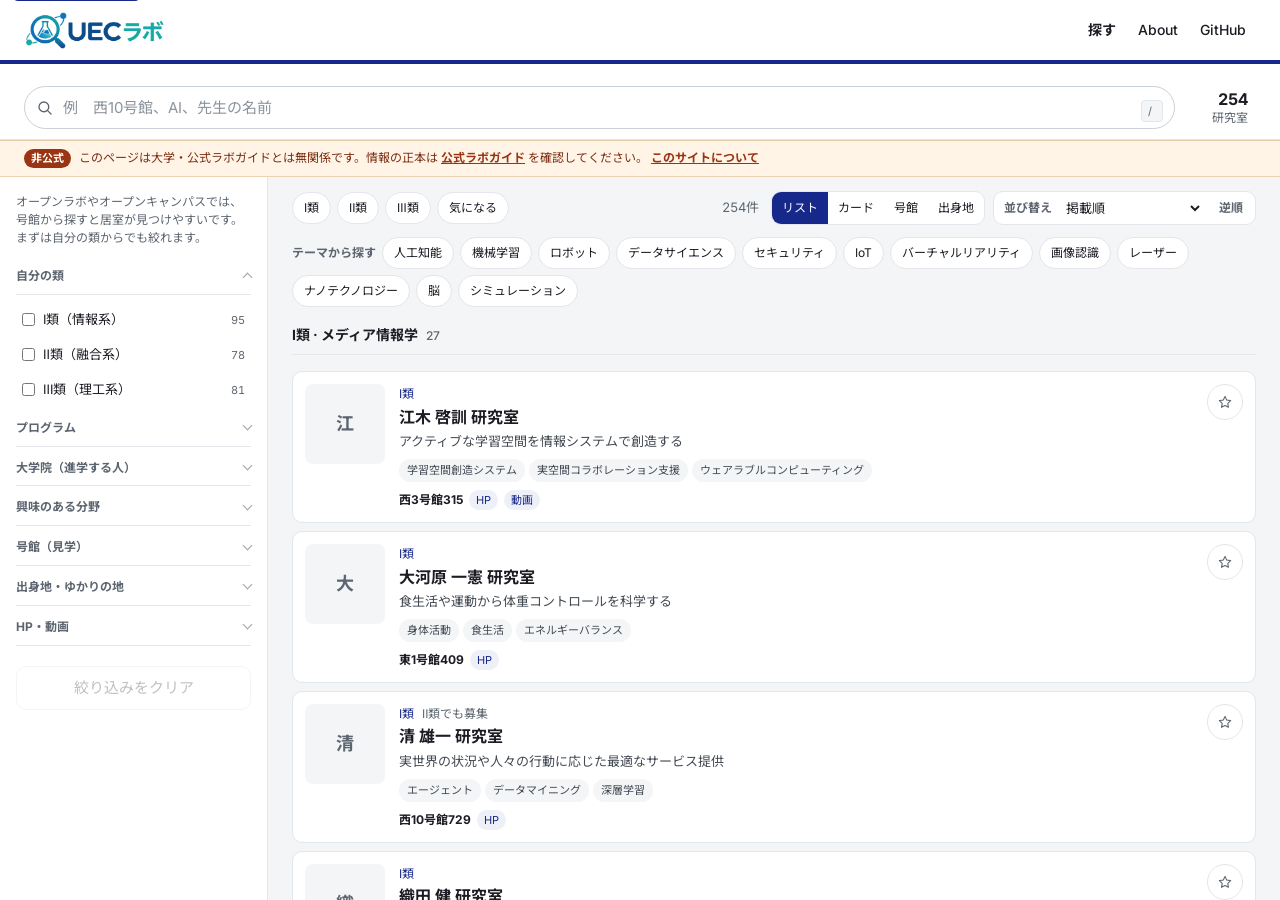
<file: web/index.html>
<!DOCTYPE html>
<html lang="ja">
  <head>
    <meta charset="utf-8" />
    <meta name="viewport" content="width=device-width, initial-scale=1, viewport-fit=cover" />
    <meta name="description" content="オープンラボやオープンキャンパスで、電気通信大学の研究室の居室を探しやすくする非公式サイトです。大学公式ではありません。正本は公式ラボガイドを確認してください。" />
    <meta name="theme-color" content="#17288B" />
    <title>UEC ラボ（非公式）</title>
    <link rel="canonical" href="https://shiori-02-14.github.io/ueclab/" />
    <link rel="icon" href="assets/favicon.png" type="image/png" />
    <link rel="apple-touch-icon" href="assets/apple-touch-icon.png" />
    <meta property="og:site_name" content="UEC ラボ" />
    <meta property="og:title" content="UEC ラボ（非公式）" />
    <meta property="og:description" content="オープンラボやオープンキャンパスで、電気通信大学の研究室の居室を探しやすくする非公式サイトです。大学公式ではありません。正本は公式ラボガイドを確認してください。" />
    <meta property="og:url" content="https://shiori-02-14.github.io/ueclab/" />
    <meta property="og:type" content="website" />
    <meta property="og:locale" content="ja_JP" />
    <meta property="og:image" content="https://shiori-02-14.github.io/ueclab/assets/og.png?v=2" />
    <meta property="og:image:alt" content="UEC ラボ — オープンラボで研究室の居室を探す非公式ブラウザ" />
    <meta property="og:image:type" content="image/png" />
    <meta property="og:image:width" content="1200" />
    <meta property="og:image:height" content="630" />
    <meta name="twitter:card" content="summary_large_image" />
    <meta name="twitter:title" content="UEC ラボ（非公式）" />
    <meta name="twitter:description" content="オープンラボやオープンキャンパスで、電気通信大学の研究室の居室を探しやすくする非公式サイトです。大学公式ではありません。" />
    <meta name="twitter:image" content="https://shiori-02-14.github.io/ueclab/assets/og.png?v=2" />
    <meta name="twitter:image:alt" content="UEC ラボ — オープンラボで研究室の居室を探す非公式ブラウザ" />
    <script type="application/ld+json">
      {
        "@context": "https://schema.org",
        "@type": "WebSite",
        "name": "UEC ラボ",
        "alternateName": "UEC ラボ（非公式）",
        "url": "https://shiori-02-14.github.io/ueclab/",
        "description": "オープンラボやオープンキャンパスで、電気通信大学の研究室の居室を探しやすくする非公式サイトです。大学公式ではありません。正本は公式ラボガイドを確認してください。",
        "inLanguage": "ja"
      }
    </script>
    <link rel="preconnect" href="https://fonts.googleapis.com" />
    <link rel="preconnect" href="https://fonts.gstatic.com" crossorigin />
    <link
      href="https://fonts.googleapis.com/css2?family=Inter:wght@400;500;700;800&family=Noto+Sans+JP:wght@400;500;700&display=swap"
      rel="stylesheet"
    />
    <link rel="stylesheet" href="css/styles.css" />
  </head>
  <body>
    <a class="skip" href="#results">一覧へスキップ</a>

    <header class="top">
      <nav class="site-nav" aria-label="サイト">
        <a class="site-logo" href="index.html" aria-label="UEC ラボ ホーム">
          <img class="site-logo-img" src="assets/logo.png" alt="UEC ラボ" width="852" height="242" />
        </a>
        <ul class="site-menu">
          <li><a href="index.html" aria-current="page">探す</a></li>
          <li><a href="about.html">About</a></li>
          <li class="nav-extra">
            <a href="https://github.com/shiori-02-14/ueclab" target="_blank" rel="noopener noreferrer">GitHub</a>
          </li>
        </ul>
      </nav>
      <h1 class="sr">UEC ラボ（非公式）</h1>
      <label class="search">
        <svg class="search-icon" viewBox="0 0 24 24" aria-hidden="true">
          <circle cx="10.5" cy="10.5" r="6.5" fill="none" stroke="currentColor" stroke-width="1.8" />
          <path d="M15.5 15.5 20 20" fill="none" stroke="currentColor" stroke-width="1.8" stroke-linecap="round" />
        </svg>
        <span class="sr">検索</span>
        <input
          id="q"
          type="search"
          placeholder="例　西10号館、AI、先生の名前"
          autocomplete="off"
          autocorrect="off"
          spellcheck="false"
          enterkeyhint="search"
          inputmode="search"
        />
        <kbd class="search-kbd" aria-hidden="true">/</kbd>
        <button type="button" class="search-clear" id="q-clear" hidden>クリア</button>
      </label>
      <div class="top-stats" id="top-stats"></div>
    </header>
    <p class="site-notice">
      <strong>非公式</strong>
      <span class="notice-long">
        このページは大学・公式ラボガイドとは無関係です。情報の正本は
        <a href="https://www.uec.ac.jp/arc/laboguide.html" target="_blank" rel="noopener noreferrer">公式ラボガイド</a>
        を確認してください。
        <a href="about.html">このサイトについて</a>
      </span>
      <span class="notice-short">大学公式ではありません。正本は<a href="https://www.uec.ac.jp/arc/laboguide.html" target="_blank" rel="noopener noreferrer">公式ラボガイド</a>。</span>
    </p>

    <div class="shell">
      <aside class="filters" id="filters" aria-label="絞り込み"></aside>
      <main class="main" id="main">
        <div class="toolbar" id="toolbar"></div>
        <div class="interest" id="interest"></div>
        <div class="active-filters" id="active-filters" hidden></div>
        <p class="view-hint" id="view-hint" hidden></p>
        <div id="results" class="results"></div>
        <footer class="site-foot">
          <div class="foot-brand">
            <a class="site-logo" href="index.html" aria-label="UEC ラボ ホーム">
              <img class="site-logo-img" src="assets/logo.png" alt="UEC ラボ" width="852" height="242" />
            </a>
            <p>
              <a href="https://shiori-02-14.github.io/Homepage/works.html" target="_blank" rel="noopener noreferrer">しおり🔖</a>
              による非公式サイトです。オープンラボやオープンキャンパスで居室を探しやすくするもので、電気通信大学は運営に関与していません。データは公式ラボガイドを参考に定期的に更新します。
            </p>
          </div>
          <div class="foot-navs">
            <nav aria-label="このサイト">
              <h2 class="foot-title">このサイト</h2>
              <a href="about.html">About</a>
              <a href="about.html#terms">利用規約</a>
              <a href="https://github.com/shiori-02-14/ueclab" target="_blank" rel="noopener noreferrer">GitHub</a>
            </nav>
            <nav aria-label="リンク">
              <h2 class="foot-title">リンク</h2>
              <a href="https://www.uec.ac.jp/" target="_blank" rel="noopener noreferrer">電気通信大学</a>
              <a href="https://www.uec.ac.jp/arc/laboguide.html" target="_blank" rel="noopener noreferrer">公式ラボガイド</a>
              <a href="https://shiori-02-14.github.io/Homepage/works.html" target="_blank" rel="noopener noreferrer">しおり🔖</a>
            </nav>
          </div>
          <p class="foot-meta">データは CC BY-NC-SA 4.0、コードは MIT です。</p>
        </footer>
      </main>
    </div>

    <button type="button" class="filter-scrim" id="filter-scrim" hidden>絞り込みを閉じる</button>

    <div class="detail-root" id="detail-root" hidden>
      <div class="detail-backdrop" data-close-detail></div>
      <article class="detail" id="detail" role="dialog" aria-modal="true" aria-labelledby="detail-title"></article>
    </div>

    <script src="js/labs-data.js"></script>
    <script src="js/app.js"></script>
  </body>
</html>
</file>
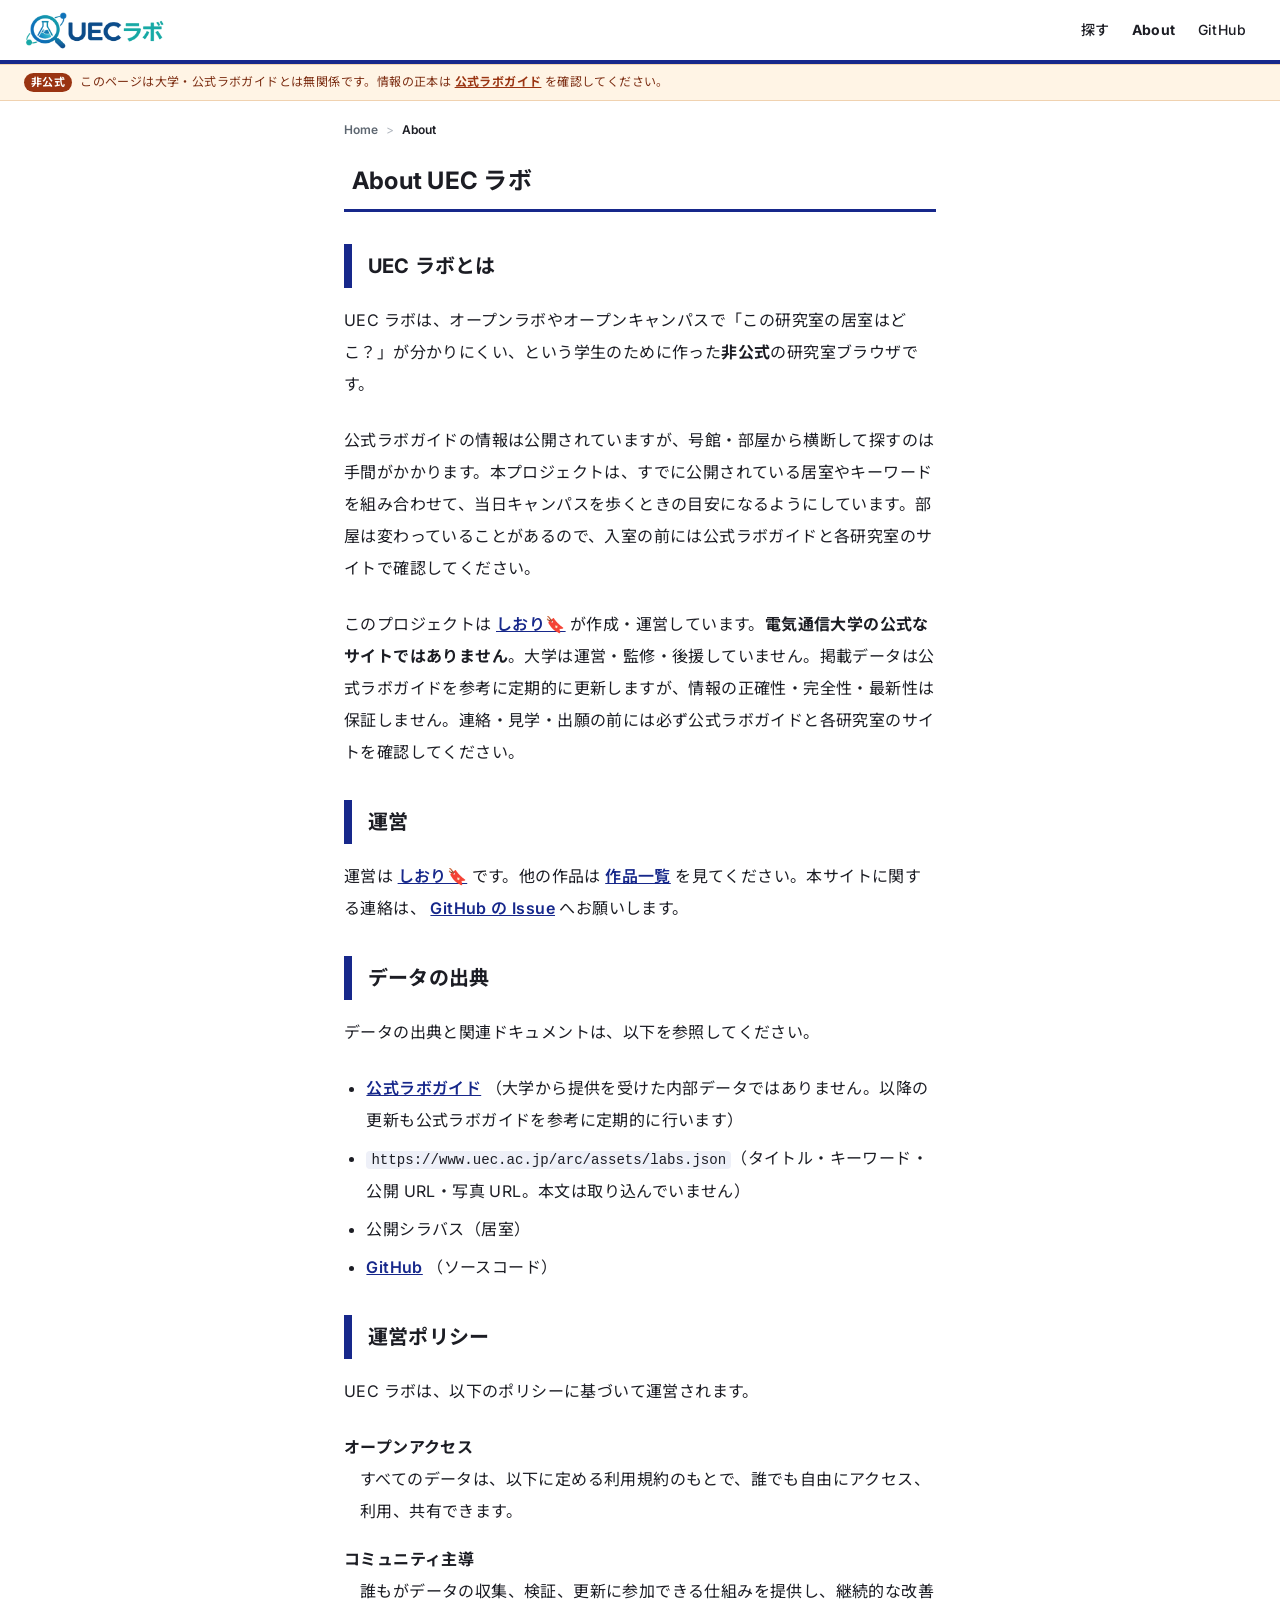
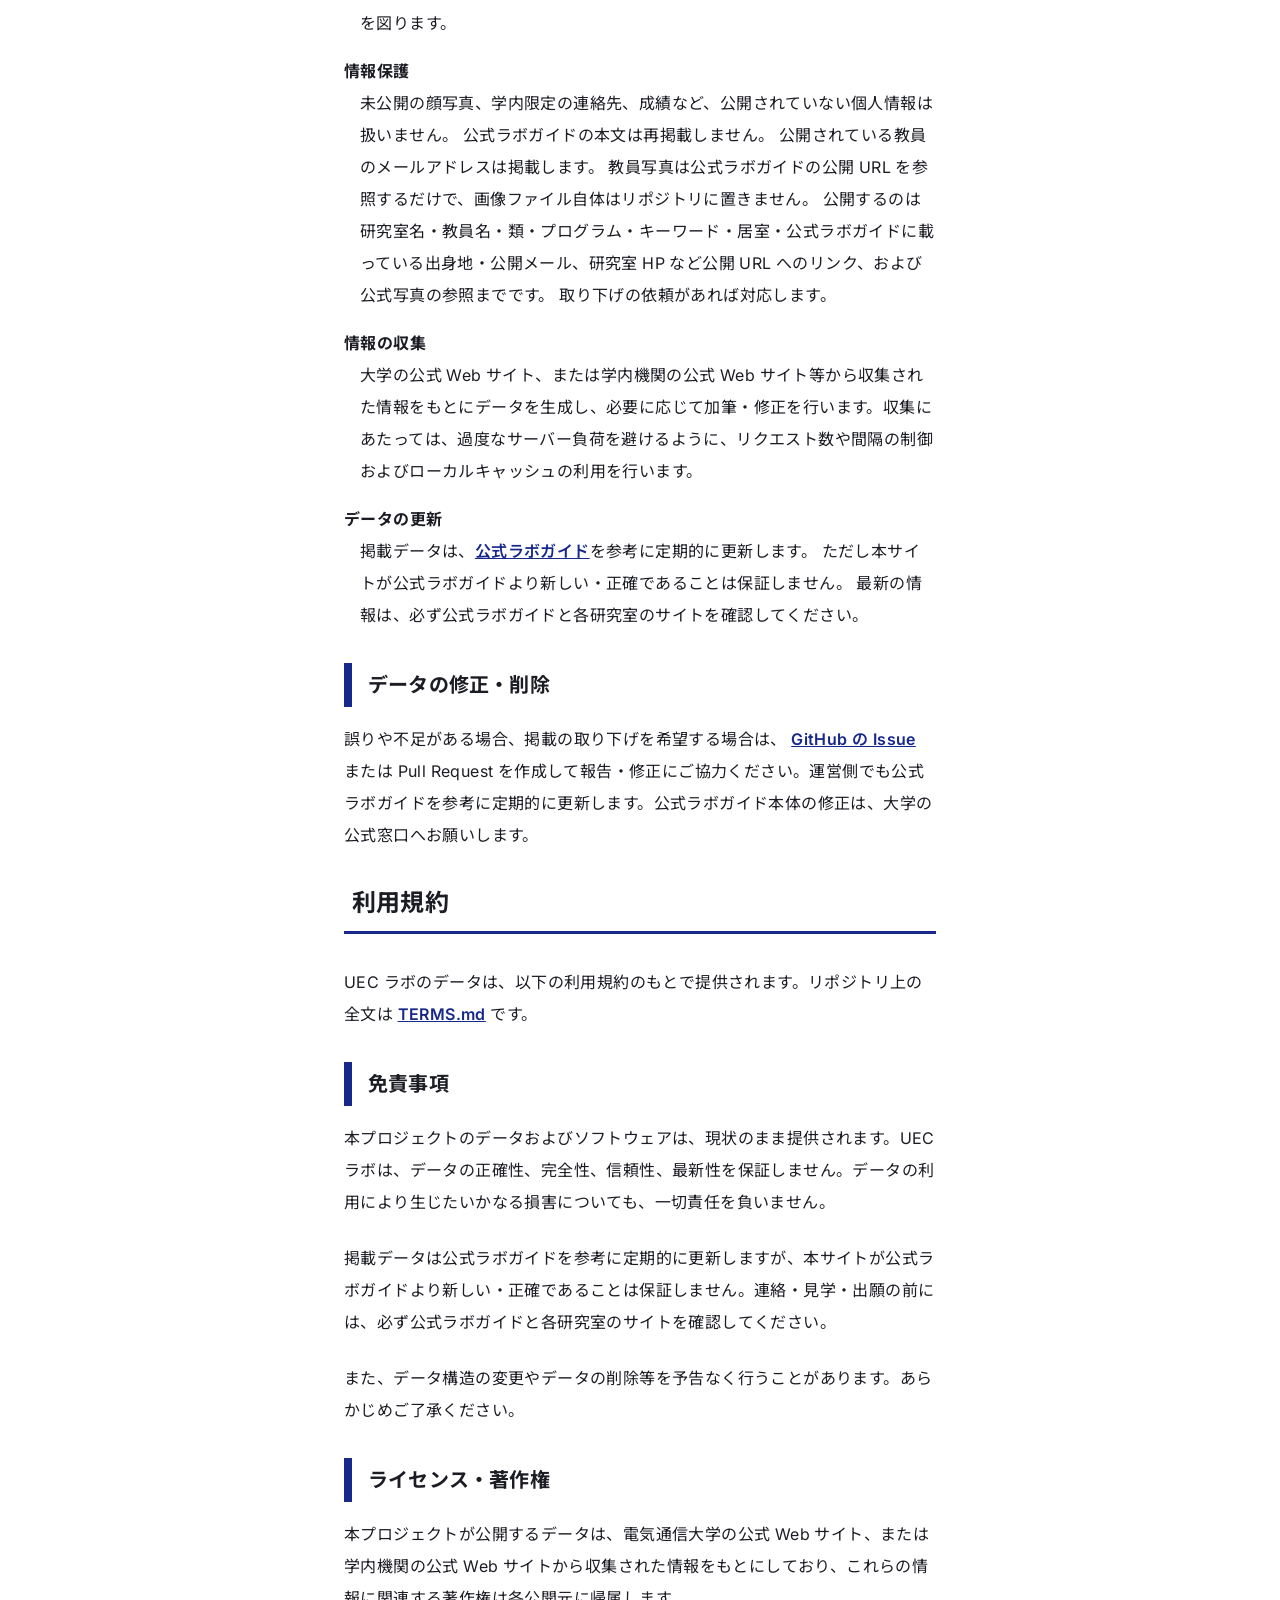
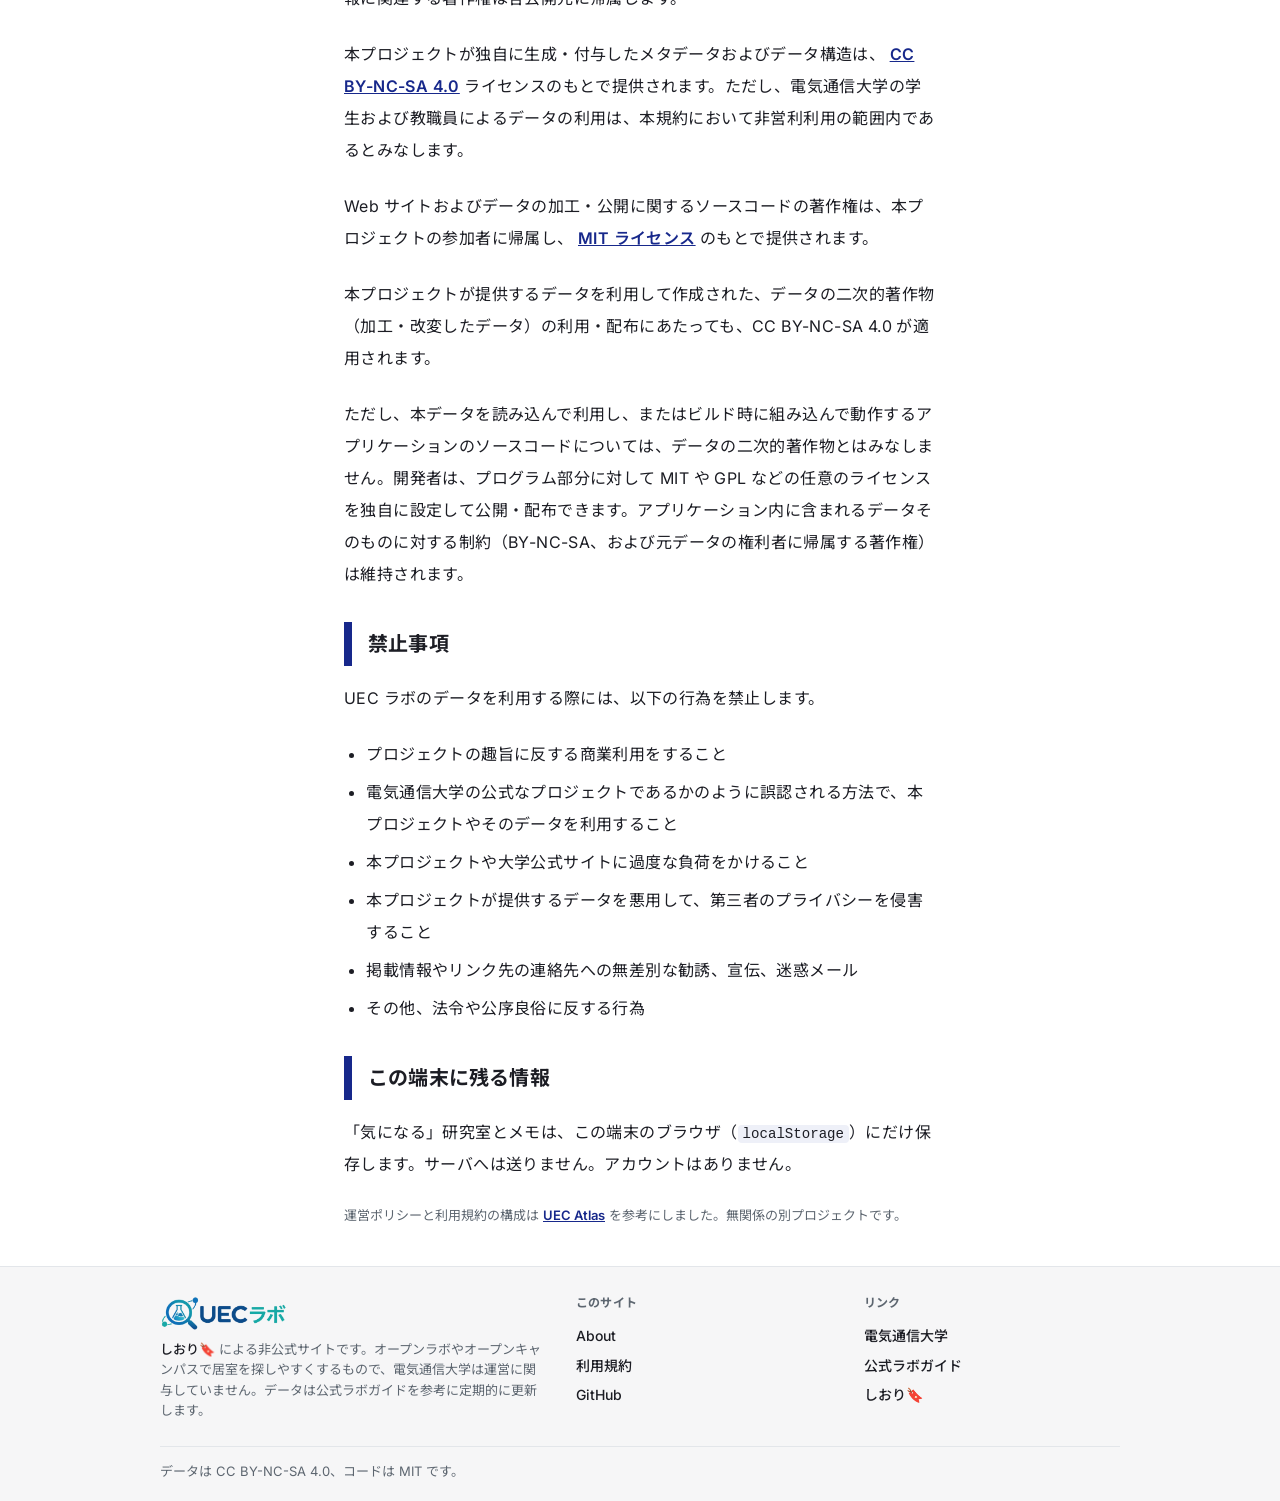
<file: web/about.html>
<!DOCTYPE html>
<html lang="ja">
  <head>
    <meta charset="utf-8" />
    <meta name="viewport" content="width=device-width, initial-scale=1, viewport-fit=cover" />
    <meta
      name="description"
      content="UEC ラボは、オープンラボやオープンキャンパスで研究室の居室を探しやすくする非公式サイトです。大学公式ではありません。運営ポリシーと利用規約を掲載しています。"
    />
    <meta name="theme-color" content="#17288B" />
    <title>About | UEC ラボ（非公式）</title>
    <link rel="canonical" href="https://shiori-02-14.github.io/ueclab/about.html" />
    <link rel="icon" href="assets/favicon.png" type="image/png" />
    <link rel="apple-touch-icon" href="assets/apple-touch-icon.png" />
    <meta property="og:site_name" content="UEC ラボ" />
    <meta property="og:title" content="UEC ラボ（非公式）" />
    <meta property="og:description" content="オープンラボやオープンキャンパスで、電気通信大学の研究室の居室を探しやすくする非公式サイトです。大学公式ではありません。正本は公式ラボガイドを確認してください。" />
    <meta property="og:url" content="https://shiori-02-14.github.io/ueclab/about.html" />
    <meta property="og:type" content="website" />
    <meta property="og:locale" content="ja_JP" />
    <meta property="og:image" content="https://shiori-02-14.github.io/ueclab/assets/og.png?v=2" />
    <meta property="og:image:alt" content="UEC ラボ — オープンラボで研究室の居室を探す非公式ブラウザ" />
    <meta property="og:image:type" content="image/png" />
    <meta property="og:image:width" content="1200" />
    <meta property="og:image:height" content="630" />
    <meta name="twitter:card" content="summary_large_image" />
    <meta name="twitter:title" content="UEC ラボ（非公式）" />
    <meta name="twitter:description" content="オープンラボやオープンキャンパスで、電気通信大学の研究室の居室を探しやすくする非公式サイトです。大学公式ではありません。" />
    <meta name="twitter:image" content="https://shiori-02-14.github.io/ueclab/assets/og.png?v=2" />
    <meta name="twitter:image:alt" content="UEC ラボ — オープンラボで研究室の居室を探す非公式ブラウザ" />
    <script type="application/ld+json">
      {
        "@context": "https://schema.org",
        "@type": "AboutPage",
        "name": "About | UEC ラボ（非公式）",
        "url": "https://shiori-02-14.github.io/ueclab/about.html",
        "description": "UEC ラボは、オープンラボやオープンキャンパスで研究室の居室を探しやすくする非公式サイトです。大学公式ではありません。運営ポリシーと利用規約を掲載しています。",
        "inLanguage": "ja",
        "isPartOf": {
          "@type": "WebSite",
          "name": "UEC ラボ",
          "url": "https://shiori-02-14.github.io/ueclab/"
        }
      }
    </script>
    <link rel="preconnect" href="https://fonts.googleapis.com" />
    <link rel="preconnect" href="https://fonts.gstatic.com" crossorigin />
    <link
      href="https://fonts.googleapis.com/css2?family=Inter:wght@400;500;700;800&family=Noto+Sans+JP:wght@400;500;700&display=swap"
      rel="stylesheet"
    />
    <link rel="stylesheet" href="css/styles.css" />
  </head>
  <body class="doc">
    <a class="skip" href="#doc">本文へスキップ</a>

    <nav class="site-nav" aria-label="サイト">
      <a class="site-logo" href="index.html" aria-label="UEC ラボ ホーム">
        <img class="site-logo-img" src="assets/logo.png" alt="UEC ラボ" width="852" height="242" />
      </a>
      <ul class="site-menu">
        <li><a href="index.html">探す</a></li>
        <li><a href="about.html" aria-current="page">About</a></li>
        <li class="nav-extra">
          <a href="https://github.com/shiori-02-14/ueclab" target="_blank" rel="noopener noreferrer">GitHub</a>
        </li>
      </ul>
    </nav>

    <p class="site-notice">
      <strong>非公式</strong>
      <span class="notice-long">
        このページは大学・公式ラボガイドとは無関係です。情報の正本は
        <a href="https://www.uec.ac.jp/arc/laboguide.html" target="_blank" rel="noopener noreferrer">公式ラボガイド</a>
        を確認してください。
      </span>
      <span class="notice-short">大学公式ではありません。正本は<a href="https://www.uec.ac.jp/arc/laboguide.html" target="_blank" rel="noopener noreferrer">公式ラボガイド</a>。</span>
    </p>

    <main class="doc-main" id="doc">
      <nav class="crumbs" aria-label="パンくずリスト">
        <ol>
          <li><a href="index.html">Home</a></li>
          <li aria-current="page">About</li>
        </ol>
      </nav>

      <section id="overview">
        <h1>About UEC ラボ</h1>
        <h2 id="about">UEC ラボとは</h2>
        <p>
          UEC ラボは、オープンラボやオープンキャンパスで「この研究室の居室はどこ？」が分かりにくい、という学生のために作った<strong class="nowrap">非公式</strong>の研究室ブラウザです。
        </p>
        <p>
          公式ラボガイドの情報は公開されていますが、号館・部屋から横断して探すのは手間がかかります。本プロジェクトは、すでに公開されている居室やキーワードを組み合わせて、当日キャンパスを歩くときの目安になるようにしています。部屋は変わっていることがあるので、入室の前には公式ラボガイドと各研究室のサイトで確認してください。
        </p>
        <p>
          このプロジェクトは
          <a href="https://shiori-02-14.github.io/Homepage/works.html" target="_blank" rel="noopener noreferrer">しおり🔖</a>
          が作成・運営しています。<strong>電気通信大学の公式なサイトではありません</strong>。大学は運営・監修・後援していません。掲載データは公式ラボガイドを参考に定期的に更新しますが、情報の正確性・完全性・最新性は保証しません。連絡・見学・出願の前には必ず公式ラボガイドと各研究室のサイトを確認してください。
        </p>
      </section>

      <section>
        <h2 id="operator">運営</h2>
        <p>
          運営は
          <a href="https://shiori-02-14.github.io/Homepage/works.html" target="_blank" rel="noopener noreferrer">しおり🔖</a>
          です。他の作品は
          <a href="https://shiori-02-14.github.io/Homepage/works.html" target="_blank" rel="noopener noreferrer">作品一覧</a>
          を見てください。本サイトに関する連絡は、
          <a href="https://github.com/shiori-02-14/ueclab/issues" target="_blank" rel="noopener noreferrer">GitHub の Issue</a>
          へお願いします。
        </p>
      </section>

      <section>
        <h2 id="sources">データの出典</h2>
        <p>データの出典と関連ドキュメントは、以下を参照してください。</p>
        <ul>
          <li>
            <a href="https://www.uec.ac.jp/arc/laboguide.html" target="_blank" rel="noopener noreferrer">公式ラボガイド</a>
            （大学から提供を受けた内部データではありません。以降の更新も公式ラボガイドを参考に定期的に行います）
          </li>
          <li><code>https://www.uec.ac.jp/arc/assets/labs.json</code>（タイトル・キーワード・公開 URL・写真 URL。本文は取り込んでいません）</li>
          <li>公開シラバス（居室）</li>
          <li>
            <a href="https://github.com/shiori-02-14/ueclab" target="_blank" rel="noopener noreferrer">GitHub</a>
            （ソースコード）
          </li>
        </ul>
      </section>

      <section>
        <h2 id="policy">運営ポリシー</h2>
        <p>UEC ラボは、以下のポリシーに基づいて運営されます。</p>
        <dl class="doc-policy">
          <div>
            <dt>オープンアクセス</dt>
            <dd>すべてのデータは、以下に定める利用規約のもとで、誰でも自由にアクセス、利用、共有できます。</dd>
          </div>
          <div>
            <dt>コミュニティ主導</dt>
            <dd>誰もがデータの収集、検証、更新に参加できる仕組みを提供し、継続的な改善を図ります。</dd>
          </div>
          <div>
            <dt>情報保護</dt>
            <dd>
              未公開の顔写真、学内限定の連絡先、成績など、公開されていない個人情報は扱いません。
              公式ラボガイドの本文は再掲載しません。
              公開されている教員のメールアドレスは掲載します。
              教員写真は公式ラボガイドの公開 URL を参照するだけで、画像ファイル自体はリポジトリに置きません。
              公開するのは研究室名・教員名・類・プログラム・キーワード・居室・公式ラボガイドに載っている出身地・公開メール、研究室 HP など公開 URL へのリンク、および公式写真の参照までです。
              取り下げの依頼があれば対応します。
            </dd>
          </div>
          <div>
            <dt>情報の収集</dt>
            <dd>
              大学の公式 Web サイト、または学内機関の公式 Web サイト等から収集された情報をもとにデータを生成し、必要に応じて加筆・修正を行います。収集にあたっては、過度なサーバー負荷を避けるように、リクエスト数や間隔の制御およびローカルキャッシュの利用を行います。
            </dd>
          </div>
          <div>
            <dt>データの更新</dt>
            <dd>
              掲載データは、<a href="https://www.uec.ac.jp/arc/laboguide.html" target="_blank" rel="noopener noreferrer">公式ラボガイド</a>を参考に定期的に更新します。
              ただし本サイトが公式ラボガイドより新しい・正確であることは保証しません。
              最新の情報は、必ず公式ラボガイドと各研究室のサイトを確認してください。
            </dd>
          </div>
        </dl>
      </section>

      <section>
        <h2 id="correction">データの修正・削除</h2>
        <p>
          誤りや不足がある場合、掲載の取り下げを希望する場合は、
          <a href="https://github.com/shiori-02-14/ueclab/issues" target="_blank" rel="noopener noreferrer">GitHub の Issue</a>
          または Pull Request を作成して報告・修正にご協力ください。運営側でも公式ラボガイドを参考に定期的に更新します。公式ラボガイド本体の修正は、大学の公式窓口へお願いします。
        </p>
      </section>

      <section>
        <h1 id="terms">利用規約</h1>
        <p>
          UEC ラボのデータは、以下の利用規約のもとで提供されます。リポジトリ上の全文は
          <a href="https://github.com/shiori-02-14/ueclab/blob/main/TERMS.md" target="_blank" rel="noopener noreferrer">TERMS.md</a>
          です。
        </p>

        <h2 id="disclaimer">免責事項</h2>
        <p>
          本プロジェクトのデータおよびソフトウェアは、現状のまま提供されます。UEC ラボは、データの正確性、完全性、信頼性、最新性を保証しません。データの利用により生じたいかなる損害についても、一切責任を負いません。
        </p>
        <p>
          掲載データは公式ラボガイドを参考に定期的に更新しますが、本サイトが公式ラボガイドより新しい・正確であることは保証しません。連絡・見学・出願の前には、必ず公式ラボガイドと各研究室のサイトを確認してください。
        </p>
        <p>また、データ構造の変更やデータの削除等を予告なく行うことがあります。あらかじめご了承ください。</p>

        <h2 id="license">ライセンス・著作権</h2>
        <p>
          本プロジェクトが公開するデータは、電気通信大学の公式 Web サイト、または学内機関の公式 Web サイトから収集された情報をもとにしており、これらの情報に関連する著作権は各公開元に帰属します。
        </p>
        <p>
          本プロジェクトが独自に生成・付与したメタデータおよびデータ構造は、
          <a href="https://creativecommons.org/licenses/by-nc-sa/4.0/deed.ja" target="_blank" rel="noopener noreferrer">CC BY-NC-SA 4.0</a>
          ライセンスのもとで提供されます。ただし、電気通信大学の学生および教職員によるデータの利用は、本規約において非営利利用の範囲内であるとみなします。
        </p>
        <p>
          Web サイトおよびデータの加工・公開に関するソースコードの著作権は、本プロジェクトの参加者に帰属し、
          <a href="https://github.com/shiori-02-14/ueclab/blob/main/LICENSE" target="_blank" rel="noopener noreferrer">MIT ライセンス</a>
          のもとで提供されます。
        </p>
        <p>
          本プロジェクトが提供するデータを利用して作成された、データの二次的著作物（加工・改変したデータ）の利用・配布にあたっても、CC BY-NC-SA 4.0 が適用されます。
        </p>
        <p>
          ただし、本データを読み込んで利用し、またはビルド時に組み込んで動作するアプリケーションのソースコードについては、データの二次的著作物とはみなしません。開発者は、プログラム部分に対して MIT や GPL などの任意のライセンスを独自に設定して公開・配布できます。アプリケーション内に含まれるデータそのものに対する制約（BY-NC-SA、および元データの権利者に帰属する著作権）は維持されます。
        </p>

        <h2 id="prohibited">禁止事項</h2>
        <p>UEC ラボのデータを利用する際には、以下の行為を禁止します。</p>
        <ul>
          <li>プロジェクトの趣旨に反する商業利用をすること</li>
          <li>電気通信大学の公式なプロジェクトであるかのように誤認される方法で、本プロジェクトやそのデータを利用すること</li>
          <li>本プロジェクトや大学公式サイトに過度な負荷をかけること</li>
          <li>本プロジェクトが提供するデータを悪用して、第三者のプライバシーを侵害すること</li>
          <li>掲載情報やリンク先の連絡先への無差別な勧誘、宣伝、迷惑メール</li>
          <li>その他、法令や公序良俗に反する行為</li>
        </ul>
      </section>

      <section>
        <h2 id="privacy">この端末に残る情報</h2>
        <p>
          「気になる」研究室とメモは、この端末のブラウザ（<code>localStorage</code>）にだけ保存します。サーバへは送りません。アカウントはありません。
        </p>
      </section>
      <p class="doc-aside">
        運営ポリシーと利用規約の構成は
        <a href="https://uec-atlas.org/about/" target="_blank" rel="noopener noreferrer">UEC Atlas</a>
        を参考にしました。無関係の別プロジェクトです。
      </p>
    </main>

    <footer class="site-foot">
      <div class="foot-brand">
        <a class="site-logo" href="index.html" aria-label="UEC ラボ ホーム">
          <img class="site-logo-img" src="assets/logo.png" alt="UEC ラボ" width="852" height="242" />
        </a>
        <p>
          <a href="https://shiori-02-14.github.io/Homepage/works.html" target="_blank" rel="noopener noreferrer">しおり🔖</a>
          による非公式サイトです。オープンラボやオープンキャンパスで居室を探しやすくするもので、電気通信大学は運営に関与していません。データは公式ラボガイドを参考に定期的に更新します。
        </p>
      </div>
      <div class="foot-navs">
        <nav aria-label="このサイト">
          <h2 class="foot-title">このサイト</h2>
          <a href="about.html">About</a>
          <a href="about.html#terms">利用規約</a>
          <a href="https://github.com/shiori-02-14/ueclab" target="_blank" rel="noopener noreferrer">GitHub</a>
        </nav>
        <nav aria-label="リンク">
          <h2 class="foot-title">リンク</h2>
          <a href="https://www.uec.ac.jp/" target="_blank" rel="noopener noreferrer">電気通信大学</a>
          <a href="https://www.uec.ac.jp/arc/laboguide.html" target="_blank" rel="noopener noreferrer">公式ラボガイド</a>
          <a href="https://shiori-02-14.github.io/Homepage/works.html" target="_blank" rel="noopener noreferrer">しおり🔖</a>
        </nav>
      </div>
      <p class="foot-meta">データは CC BY-NC-SA 4.0、コードは MIT です。</p>
    </footer>
  </body>
</html>
</file>
<file: web/css/styles.css>
:root {
  --ink: #1c1d24;
  --muted: #5d6670;
  --line: #e3e6ea;
  --bg: #f3f5f7;
  --card: #ffffff;
  --accent: #17288b;
  --accent-2: #00afdd;
  --accent-soft: #eef0f8;
  --fav: #b45309;
  --fav-soft: #fff7ed;
  --ok: #1f6b3a;
  --side: 268px;
  --detail: min(440px, 100vw);
  --font: Inter, "Noto Sans JP", "Hiragino Sans", "Hiragino Kaku Gothic ProN", "Yu Gothic", Meiryo, sans-serif;
  --radius: 10px;
  --shadow: 0 8px 24px rgba(26, 31, 38, 0.08);
  --safe-top: env(safe-area-inset-top, 0px);
  --safe-bottom: env(safe-area-inset-bottom, 0px);
  --top-h: 0px;
}

* { box-sizing: border-box; }
html, body { margin: 0; height: 100%; }
html {
  max-width: 100%;
}
body {
  font-family: var(--font);
  color: var(--ink);
  background: var(--bg);
  line-height: 1.65;
  font-size: 15px;
  -webkit-font-smoothing: antialiased;
  display: flex;
  flex-direction: column;
  overflow: hidden;
  overflow-x: clip;
  max-width: 100%;
  min-width: 0;
}
button, input, select, textarea { font: inherit; color: inherit; }
button { appearance: none; }
button, a, input, select, summary, .card, .tag, .chip {
  touch-action: manipulation;
}
a { color: var(--accent); }
img { max-width: 100%; display: block; }
.sr { position: absolute; width: 1px; height: 1px; overflow: hidden; clip: rect(0 0 0 0); }
.skip {
  position: absolute;
  left: 12px;
  top: -40px;
  z-index: 50;
  background: var(--accent);
  color: #fff;
  padding: 8px 12px;
  border-radius: 6px;
  text-decoration: none;
}
.skip:focus { top: 12px; }

.site-nav {
  position: sticky;
  top: 0;
  z-index: 50;
  display: flex;
  align-items: center;
  justify-content: space-between;
  gap: 16px;
  min-height: 64px;
  min-width: 0;
  background: #fff;
  border-bottom: 4px solid var(--accent);
}
.site-logo {
  display: flex;
  align-items: center;
  gap: 8px;
  min-width: 0;
  flex: 1 1 auto;
  color: inherit;
  text-decoration: none;
}
.site-logo-img {
  height: 40px;
  width: auto;
  max-width: min(220px, calc(100vw - 168px));
  flex: 0 1 auto;
  display: block;
  object-fit: contain;
  object-position: left center;
}
.site-menu {
  display: flex;
  align-items: center;
  gap: 2px;
  list-style: none;
  margin: 0;
  padding: 0;
  flex: 0 0 auto;
}
.site-menu a {
  display: block;
  color: var(--ink);
  text-decoration: none;
  font-size: 14px;
  font-weight: 500;
  padding: 8px 10px;
  border-radius: 6px;
}
.site-menu a:hover { background: var(--accent-soft); }
.site-menu a[aria-current="page"] { font-weight: 700; }

.top {
  position: sticky;
  top: 0;
  flex: 0 0 auto;
  z-index: 20;
  display: grid;
  grid-template-columns: minmax(0, 1fr) auto;
  gap: 12px 24px;
  align-items: center;
  padding: 0 24px 0;
  background: var(--card);
  border-bottom: 1px solid var(--line);
  box-shadow: 0 1px 0 rgba(26, 31, 38, 0.04);
}
.top .site-nav {
  position: relative;
  z-index: auto;
  grid-column: 1 / -1;
  margin: 0 -24px;
  padding: 0 24px;
}
.top .search {
  grid-column: 1;
  grid-row: 2;
  align-self: stretch;
  display: flex;
  align-items: center;
  padding: 10px 0;
}
.top .top-stats {
  grid-column: 2;
  grid-row: 2;
  align-self: stretch;
}
.brand { min-width: 0; }
.eyebrow {
  margin: 0 0 2px;
  font-size: 11px;
  font-weight: 600;
  letter-spacing: 0.04em;
  color: var(--muted);
}
.top h1 {
  margin: 0;
  font-size: 22px;
  font-weight: 700;
  line-height: 1.2;
  letter-spacing: -0.03em;
}
.lede {
  margin: 2px 0 0;
  font-size: 12px;
  color: var(--muted);
  font-weight: 500;
}
.lede a {
  color: var(--accent);
  font-weight: 700;
  text-decoration: none;
}
.lede a:hover { text-decoration: underline; }
.site-notice {
  display: flex;
  align-items: flex-start;
  flex-wrap: wrap;
  gap: 8px;
  flex: 0 0 auto;
  margin: 0;
  padding: 8px 24px;
  background: #fff4e5;
  color: #7c2d12;
  font-size: 12px;
  line-height: 1.55;
  border-top: 1px solid #f0d2b0;
  border-bottom: 1px solid #f0d2b0;
  min-width: 0;
}
.site-notice strong {
  display: inline-block;
  flex: 0 0 auto;
  margin-right: 0;
  padding: 1px 7px;
  border-radius: 999px;
  background: #9a3412;
  color: #fff;
  font-size: 11px;
  font-weight: 700;
}
.site-notice .notice-long,
.site-notice .notice-short {
  min-width: 0;
  flex: 1 1 8rem;
}
.site-notice a {
  color: #9a3412;
  font-weight: 700;
  white-space: nowrap;
}
.notice-short { display: none; }
.site-foot {
  display: grid;
  grid-template-columns: minmax(0, 1.5fr) repeat(2, minmax(0, 1fr));
  gap: 20px 32px;
  margin: 32px 0 8px;
  padding: 28px 0 12px;
  border-top: 1px solid var(--line);
  font-size: 14px;
  color: var(--ink);
  line-height: 1.55;
  letter-spacing: 0;
}
.site-foot p { margin: 6px 0 0; color: var(--muted); font-size: 13px; }
.site-foot a {
  color: var(--ink);
  font-weight: 500;
  text-decoration: none;
}
.site-foot a:hover { text-decoration: underline; color: var(--accent); }
.foot-brand {
  display: flex;
  flex-direction: column;
  align-items: flex-start;
  gap: 0;
  min-width: 0;
}
.foot-brand .site-logo { margin-bottom: 2px; flex: 0 0 auto; }
.foot-brand .site-logo-img { height: 36px; max-width: 200px; }
.foot-navs { display: contents; }
.site-foot .foot-title {
  margin: 0 0 8px;
  padding: 0;
  border: 0;
  font-size: 12px;
  font-weight: 700;
  letter-spacing: 0.02em;
  line-height: 1.4;
  color: var(--muted);
}
.site-foot nav {
  display: flex;
  flex-direction: column;
  align-items: flex-start;
  gap: 2px;
  min-width: 0;
}
.site-foot nav a {
  padding: 3px 0;
}
.foot-meta {
  grid-column: 1 / -1;
  margin: 4px 0 0;
  padding-top: 14px;
  border-top: 1px solid var(--line);
  font-size: 12px;
  color: var(--muted);
}
.search {
  position: relative;
  min-width: 0;
  display: flex;
  align-items: center;
}
.search-icon {
  position: absolute;
  left: 12px;
  top: 50%;
  width: 18px;
  height: 18px;
  margin-top: -9px;
  color: var(--muted);
  pointer-events: none;
}
.search input {
  width: 100%;
  border: 1px solid #c9d0d8;
  border-radius: 999px;
  padding: 10px 88px 10px 38px;
  background: #fff;
  outline: none;
  font-size: 15px;
  line-height: 1.4;
}
.search input::-webkit-search-cancel-button { -webkit-appearance: none; }
.search input::placeholder { color: #8b939c; }
.search input:focus {
  border-color: var(--accent);
  box-shadow: 0 0 0 3px var(--accent-soft);
}
.search-kbd {
  position: absolute;
  right: 12px;
  top: 50%;
  margin-top: -0.7em;
  min-width: 22px;
  padding: 1px 6px;
  border: 1px solid var(--line);
  border-radius: 4px;
  font-size: 11px;
  color: var(--muted);
  background: var(--bg);
  font-family: inherit;
}
.search:focus-within .search-kbd,
.search:has(.search-clear:not([hidden])) .search-kbd { display: none; }
button.linkish {
  border: 0;
  background: none;
  padding: 0;
  color: var(--accent);
  cursor: pointer;
  text-align: left;
}
.search-clear {
  position: absolute;
  right: 8px;
  top: 50%;
  transform: translateY(-50%);
  border: 0;
  background: transparent;
  color: var(--muted);
  padding: 6px 8px;
  cursor: pointer;
  font-size: 12px;
  border-radius: 999px;
}
.search-clear:hover { background: var(--bg); color: var(--ink); }
.top-stats {
  display: flex;
  gap: 8px;
  white-space: nowrap;
  align-items: center;
  padding: 10px 0;
  min-width: 0;
  flex-shrink: 1;
}
.stat {
  border: 0;
  background: transparent;
  padding: 2px 8px;
  text-align: right;
  cursor: default;
  color: var(--muted);
  font-size: 12px;
  line-height: 1.3;
  display: flex;
  flex-direction: column;
  align-items: flex-end;
  justify-content: center;
  min-width: 4.75em;
}
.stat b {
  display: block;
  color: var(--ink);
  font-size: 16px;
  font-weight: 700;
  font-variant-numeric: tabular-nums;
}
.stat.btn { cursor: pointer; border-radius: 8px; padding: 2px 8px; }
.stat.btn:hover,
.stat.btn.on { background: var(--fav-soft); color: var(--fav); }
.stat.btn.on b { color: var(--fav); }

.shell {
  flex: 1;
  min-height: 0;
  display: grid;
  grid-template-columns: var(--side) minmax(0, 1fr);
  overflow: hidden;
}
.filters {
  border-right: 1px solid var(--line);
  padding: 16px 16px 24px;
  background: var(--card);
  overflow: auto;
  display: flex;
  flex-direction: column;
}
.filters .hint {
  margin: 0 0 8px;
  font-size: 12px;
  color: var(--muted);
  line-height: 1.5;
}
.filter-block { margin: 0; }
.filter-block summary {
  cursor: pointer;
  font-size: 12px;
  color: var(--muted);
  font-weight: 700;
  list-style: none;
  padding: 11px 0 8px;
  border-bottom: 1px solid var(--line);
  display: flex;
  align-items: center;
  gap: 8px;
}
.filter-block summary::-webkit-details-marker { display: none; }
.filter-block summary::after {
  content: "";
  width: 6px;
  height: 6px;
  margin-left: auto;
  border-right: 1.5px solid #9aa3ad;
  border-bottom: 1.5px solid #9aa3ad;
  transform: rotate(45deg);
  translate: 0 -2px;
}
.filter-block[open] summary::after { transform: rotate(-135deg); translate: 0 2px; }
.filter-block summary .n-sel {
  color: var(--accent);
  font-weight: 600;
  margin-left: 0;
}
.filter-block .filter-list,
.filter-block .chip-row {
  margin-top: 8px;
  max-height: 240px;
  overflow: auto;
}
.chip-row { display: flex; flex-wrap: wrap; gap: 6px; }
.chip,
.check {
  border: 1px solid var(--line);
  background: var(--card);
  padding: 5px 11px;
  font-size: 12px;
  cursor: pointer;
  border-radius: 999px;
  flex: 0 0 auto;
  max-width: 100%;
}
.chip.on,
.check:has(input:checked) {
  background: var(--accent-soft);
  color: var(--accent);
  border-color: #c5c9e8;
}
.chip.fav.on {
  background: var(--fav-soft);
  color: var(--fav);
  border-color: #f0d2b0;
}
.check { display: inline-flex; gap: 6px; align-items: center; }
.check input { accent-color: var(--accent); }
.filter-list { display: grid; gap: 1px; }
.filter-list label {
  display: grid;
  grid-template-columns: auto minmax(0, 1fr) 2.2em;
  gap: 8px;
  align-items: center;
  font-size: 13px;
  cursor: pointer;
  padding: 7px 6px;
  border-radius: 6px;
  min-height: 34px;
}
.filter-list label:hover { background: var(--bg); }
.filter-list input { margin: 0; accent-color: var(--accent); }
.filter-list label span:not(.n) {
  min-width: 0;
  line-height: 1.35;
}
.filter-list .n {
  color: var(--muted);
  font-size: 11px;
  font-variant-numeric: tabular-nums;
  text-align: right;
}
.filters .ghost {
  width: 100%;
  margin-top: 20px;
  background: transparent;
  border: 1px solid var(--line);
  border-radius: var(--radius);
  padding: 9px;
  cursor: pointer;
  color: var(--muted);
}
.filters .ghost:hover { background: var(--bg); color: var(--ink); }
.filters .ghost:disabled { opacity: 0.4; cursor: default; }

.main {
  min-width: 0;
  overflow: auto;
  padding: 0 24px 48px;
}
.toolbar {
  position: sticky;
  top: 0;
  z-index: 6;
  display: flex;
  flex-wrap: wrap;
  gap: 8px 10px;
  align-items: center;
  padding: 14px 0 12px;
  background: var(--bg);
}
.toolbar .count {
  color: var(--muted);
  font-size: 13px;
  font-variant-numeric: tabular-nums;
}
.toolbar-end {
  display: flex;
  flex-wrap: wrap;
  gap: 8px;
  align-items: center;
  margin-left: auto;
  min-width: 0;
}
.seg {
  display: inline-flex;
  border: 1px solid var(--line);
  background: var(--card);
  border-radius: var(--radius);
  overflow: hidden;
  margin-left: 4px;
  flex: 0 0 auto;
  min-width: 0;
}
.seg button {
  border: 0;
  background: transparent;
  padding: 6px 10px;
  cursor: pointer;
  font-size: 12px;
  white-space: nowrap;
}
.seg button.on {
  background: var(--accent);
  color: #fff;
}
.seg button:focus-visible,
.chip:focus-visible,
.save-btn:focus-visible,
.fav-btn:focus-visible,
.close:focus-visible,
.sort:focus-visible,
.sort-dir:focus-visible {
  outline: 2px solid var(--accent);
  outline-offset: 2px;
}
select.sort {
  border: 0;
  background: transparent;
  padding: 7px 2px;
  font-size: 13px;
  min-width: 0;
  max-width: 16em;
  width: 11em;
}
.sort-field {
  display: inline-flex;
  align-items: center;
  gap: 2px 8px;
  background: var(--card);
  border: 1px solid var(--line);
  border-radius: var(--radius);
  padding: 0 4px 0 10px;
  min-height: 34px;
  min-width: 0;
  flex-shrink: 1;
}
.sort-label {
  font-size: 12px;
  font-weight: 700;
  color: var(--muted);
  white-space: nowrap;
}
.sort-dir {
  border: 0;
  background: transparent;
  color: var(--muted);
  padding: 6px 8px;
  cursor: pointer;
  font-size: 12px;
  font-weight: 700;
  border-radius: 6px;
  white-space: nowrap;
}
.sort-dir:hover { background: var(--bg); color: var(--ink); }
.sort-dir.on {
  background: var(--accent-soft);
  color: var(--accent);
}
.interest {
  display: flex;
  flex-wrap: wrap;
  gap: 6px;
  align-items: center;
  margin: 0 0 12px;
  min-width: 0;
  max-width: 100%;
}
.interest[hidden] { display: none; }
.interest .label {
  font-size: 12px;
  color: var(--muted);
  font-weight: 700;
  flex: 0 0 auto;
}
.view-hint {
  margin: 0 0 12px;
  font-size: 12px;
  color: var(--muted);
}
.view-hint[hidden] { display: none; }
.active-filters {
  display: flex;
  flex-wrap: wrap;
  gap: 6px;
  align-items: center;
  margin: 0 0 12px;
  min-width: 0;
  max-width: 100%;
}
.active-filters[hidden] { display: none; }
.active-filters .chip { padding-right: 8px; }
.active-filters .chip .x { margin-left: 4px; opacity: 0.6; }
.results.list { display: grid; gap: 8px; min-width: 0; }
.results.cards {
  display: grid;
  grid-template-columns: repeat(auto-fill, minmax(min(250px, 100%), 1fr));
  gap: 12px;
}
.group-h {
  grid-column: 1 / -1;
  margin: 22px 0 8px;
  font-size: 14px;
  font-weight: 700;
  color: var(--ink);
  padding-bottom: 8px;
  border-bottom: 1px solid var(--line);
  display: flex;
  align-items: baseline;
  gap: 8px;
}
.group-h:first-child { margin-top: 4px; }
.group-h .n {
  font-weight: 500;
  color: var(--muted);
  font-size: 12px;
}

.card {
  display: grid;
  grid-template-columns: 80px minmax(0, 1fr) auto;
  gap: 14px;
  padding: 12px;
  background: var(--card);
  border: 1px solid var(--line);
  border-radius: var(--radius);
  cursor: pointer;
  text-align: left;
  width: 100%;
  align-items: start;
  scroll-margin-top: 64px;
  position: relative;
}
.results.cards .card {
  grid-template-columns: 1fr;
  min-height: 0;
  padding: 0 0 14px;
  overflow: hidden;
}
.results.cards .card .thumb,
.results.cards .card .thumb-ph { border-radius: 0; }
.results.cards .meta { padding: 0 14px; }
.results.cards .save-btn {
  position: absolute;
  top: 10px;
  right: 10px;
  background: rgba(255, 255, 255, 0.94);
  box-shadow: 0 1px 4px rgba(26, 31, 38, 0.12);
}
.card:hover {
  border-color: #c5d4e8;
  box-shadow: var(--shadow);
}
.card.active {
  border-color: var(--accent);
  box-shadow: 0 0 0 1px var(--accent);
}
.card:active {
  background: #f7f9fb;
}
.card:focus-visible {
  outline: 2px solid var(--accent);
  outline-offset: 2px;
}
.thumb,
.thumb-ph {
  width: 80px;
  height: 80px;
  object-fit: cover;
  object-position: top center;
  background: var(--bg);
  border-radius: 8px;
}
.thumb-ph {
  display: grid;
  place-items: center;
  color: var(--muted);
  font-weight: 700;
  font-size: 18px;
}
.results.cards .thumb,
.results.cards .thumb-ph {
  width: 100%;
  height: 148px;
}
.meta { min-width: 0; max-width: 100%; overflow-wrap: anywhere; }
.kicker {
  display: flex;
  flex-wrap: wrap;
  gap: 8px;
  font-size: 12px;
  color: var(--muted);
  margin-bottom: 2px;
  min-width: 0;
}
.name {
  margin: 0;
  font-size: 16px;
  font-weight: 700;
  line-height: 1.4;
  max-width: 100%;
  overflow-wrap: anywhere;
  word-break: keep-all;
}
.title {
  margin: 4px 0 8px;
  font-size: 13px;
  color: #434a53;
  line-height: 1.5;
  max-width: 100%;
  overflow-wrap: anywhere;
  word-break: keep-all;
}
.tags { display: flex; flex-wrap: wrap; gap: 4px; }
.tag {
  font-size: 11px;
  padding: 2px 8px;
  background: var(--bg);
  color: #434a53;
  border-radius: 999px;
  border: 0;
  cursor: pointer;
}
.tag:hover { background: var(--accent-soft); color: var(--accent); }
.room {
  display: flex;
  flex-wrap: wrap;
  gap: 6px;
  align-items: center;
  font-size: 12px;
  color: var(--muted);
  margin-top: 8px;
}
.room-id {
  color: var(--ink);
  font-weight: 700;
}
.badge {
  font-size: 11px;
  padding: 1px 7px;
  border-radius: 999px;
  background: var(--accent-soft);
  color: var(--accent);
}
.save-btn {
  flex-shrink: 0;
  width: 36px;
  height: 36px;
  border: 1px solid var(--line);
  background: var(--card);
  cursor: pointer;
  border-radius: 999px;
  color: var(--muted);
  display: grid;
  place-items: center;
  padding: 0;
}
.save-btn svg { width: 16px; height: 16px; }
.save-btn:hover,
.save-btn.on {
  background: var(--fav-soft);
  color: var(--fav);
  border-color: #f0d2b0;
}
.save-btn.on svg,
.save-btn.on svg path { fill: currentColor; }

.detail-tools {
  display: flex;
  flex-wrap: wrap;
  gap: 8px;
  margin: 16px 0 8px;
}
.fav-btn {
  border: 1px solid var(--line);
  background: var(--card);
  padding: 8px 14px;
  cursor: pointer;
  border-radius: 999px;
  font-weight: 700;
  font-size: 13px;
}
.fav-btn.on {
  background: var(--fav-soft);
  color: var(--fav);
  border-color: #f0d2b0;
}
.memo {
  width: 100%;
  min-height: 90px;
  padding: 10px 12px;
  border: 1px solid var(--line);
  background: var(--card);
  resize: vertical;
  border-radius: var(--radius);
}
.save-hint {
  margin: 6px 0 0;
  font-size: 12px;
  color: var(--muted);
}
.save-hint a { font-weight: 700; }
.g-Ⅰ { color: var(--accent); }
.g-Ⅱ { color: #0f766e; }
.g-Ⅲ { color: #b45309; }

.empty {
  padding: 72px 16px;
  text-align: center;
  color: var(--muted);
}
.empty p { margin: 0 0 16px; }
.empty .ghost {
  border: 1px solid var(--line);
  background: var(--card);
  padding: 8px 16px;
  border-radius: 999px;
  cursor: pointer;
}
.empty .ghost:hover { background: var(--accent-soft); color: var(--accent); }

.detail-root[hidden] { display: none !important; }
.detail-root {
  position: fixed;
  inset: 0;
  z-index: 30;
  display: grid;
  grid-template-columns: 1fr var(--detail);
}
.detail-backdrop { background: rgba(26, 31, 38, 0.28); }
.detail {
  position: relative;
  display: flex;
  flex-direction: column;
  background: var(--card);
  overflow: hidden;
  padding: 0;
  border-left: 1px solid var(--line);
  box-shadow: var(--shadow);
  min-height: 0;
}
.detail-scroll {
  flex: 1;
  min-height: 0;
  overflow: auto;
  overscroll-behavior: contain;
  -webkit-overflow-scrolling: touch;
  padding-bottom: 20px;
}
.detail-foot {
  flex: 0 0 auto;
  display: grid;
  grid-template-columns: 1fr;
  gap: 8px;
  padding: 10px 16px calc(10px + var(--safe-bottom));
  border-top: 1px solid var(--line);
  background: var(--card);
  z-index: 3;
}
.detail-foot .fav-btn {
  min-height: 44px;
  width: 100%;
}

@media (min-width: 1101px) {
  body.detail-open .top,
  body.detail-open .shell {
    margin-right: var(--detail);
  }
  body.detail-open .detail-root {
    inset: 0 0 0 auto;
    width: var(--detail);
    grid-template-columns: minmax(0, 1fr);
  }
  body.detail-open .detail-backdrop { display: none; }
}
.detail-bar {
  position: relative;
  flex: 0 0 auto;
  z-index: 2;
  display: flex;
  align-items: center;
  justify-content: space-between;
  gap: 12px;
  padding: 10px 16px;
  background: rgba(255, 255, 255, 0.92);
  backdrop-filter: blur(8px);
  border-bottom: 1px solid var(--line);
}
.detail-bar-name {
  font-size: 13px;
  font-weight: 700;
  overflow: hidden;
  text-overflow: ellipsis;
  white-space: nowrap;
}
.detail .close {
  flex-shrink: 0;
  border: 1px solid var(--line);
  background: var(--card);
  padding: 6px 12px;
  cursor: pointer;
  border-radius: 999px;
  font-size: 13px;
  font-weight: 700;
  color: var(--ink);
}
.detail-hero img.hero {
  width: 100%;
  height: 200px;
  object-fit: cover;
  object-position: top center;
  background: #2a2e34;
}
.detail-hero-text { padding: 16px 20px 8px; }
.detail-hero .kicker { margin-bottom: 6px; }
.detail-hero h2 {
  font-size: 24px;
  font-weight: 700;
  margin: 0 0 6px;
  line-height: 1.35;
  max-width: 100%;
  overflow-wrap: anywhere;
  word-break: keep-all;
}
.detail-hero .lead {
  font-size: 15px;
  margin: 0;
  color: #434a53;
  line-height: 1.55;
  max-width: 100%;
  overflow-wrap: anywhere;
  word-break: keep-all;
}
.detail-room {
  display: inline-block;
  margin: 10px 0 0;
  padding: 4px 10px;
  border-radius: 999px;
  background: var(--accent-soft);
  color: var(--accent);
  font-size: 13px;
  font-weight: 700;
  line-height: 1.4;
}
.detail-body { padding: 8px 20px 0; }
.detail-sec { margin: 18px 0; }
.detail-sec h3 {
  margin: 0 0 8px;
  font-size: 12px;
  font-weight: 700;
  color: var(--muted);
  letter-spacing: 0.04em;
}
.body { font-size: 14px; margin: 0; }
.kv {
  display: grid;
  grid-template-columns: max-content 1fr;
  gap: 8px 16px;
  font-size: 13px;
  margin: 0;
}
.kv dt { color: var(--muted); white-space: nowrap; }
.kv dd { margin: 0; overflow-wrap: anywhere; }
.kv a { color: var(--accent); }
.kv button.linkish { font-weight: 500; }
.links { display: flex; flex-wrap: wrap; gap: 8px; }
.links a,
.links button.plain {
  display: inline-block;
  max-width: 100%;
  padding: 6px 12px;
  border: 1px solid var(--line);
  border-radius: 999px;
  text-decoration: none;
  color: var(--accent);

  background: var(--card);
  cursor: pointer;
  font-size: 13px;
}
.links a:hover { background: var(--accent-soft); }
.msg {
  background: var(--accent-soft);
  padding: 12px 14px;
  font-size: 13px;
  margin: 0;
  border-radius: var(--radius);
  color: #27466e;
  line-height: 1.65;
}
.links a.primary {
  background: var(--accent);
  color: #fff;
  border-color: var(--accent);
}
.links a.primary:hover { background: #163d73; color: #fff; }
.extra-note {
  margin: 0;
  color: var(--muted);
  font-size: 13px;
}

.group-chips { display: flex; flex-wrap: wrap; gap: 6px; min-width: 0; }
.filter-toggle {
  display: none;
  border: 1px solid var(--line);
  background: var(--card);
  padding: 6px 10px;
  cursor: pointer;
  font-size: 12px;
  border-radius: 999px;
}
.filter-toggle.on {
  background: var(--accent-soft);
  color: var(--accent);
  border-color: #c5d4e8;
}
.filter-scrim {
  display: none;
  position: fixed;
  inset: 0;
  z-index: 22;
  border: 0;
  background: rgba(26, 31, 38, 0.32);
  color: transparent;
  cursor: pointer;
}
.filters-head {
  display: none;
  position: sticky;
  top: 0;
  z-index: 1;
  background: var(--card);
  grid-template-columns: 1fr auto;
  align-items: center;
  gap: 8px;
  padding: 4px 0 12px;
  margin: 0 0 4px;
  border-bottom: 1px solid var(--line);
}
.filters-handle {
  grid-column: 1 / -1;
  width: 36px;
  height: 4px;
  margin: 4px auto 8px;
  background: #d5dbe2;
  border-radius: 999px;
}
.filters-title {
  margin: 0;
  font-size: 16px;
  font-weight: 700;
}
.filters-done {
  border: 0;
  background: var(--accent);
  color: #fff;
  font-weight: 700;
  padding: 8px 16px;
  min-height: 40px;
  border-radius: 999px;
  cursor: pointer;
}

@media (hover: none) {
  .card:hover {
    border-color: var(--line);
    box-shadow: none;
  }
  .card.active:hover {
    border-color: var(--accent);
    box-shadow: 0 0 0 1px var(--accent);
  }
}

@media (max-width: 1100px) {
  html, body { height: auto; }
  body {
    overflow-x: clip;
    overflow-y: auto;
  }
  .top {
    position: sticky;
    top: 0;
    grid-template-columns: minmax(0, 1fr) auto;
    gap: 10px 12px;
    padding: 0 16px 0;
  }
  .top .site-nav {
    margin: 0 -16px;
    padding: 0 16px;
    padding-top: var(--safe-top);
    min-height: calc(56px + var(--safe-top));
  }
  .site-notice {
    margin: 0;
    padding: 8px 16px;
  }
  .search { min-width: 0; }
  .search input {
    font-size: 16px;
    padding: 12px 16px 12px 38px;
    min-height: 44px;
  }
  .search:has(.search-clear:not([hidden])) input { padding-right: 64px; }
  .search-clear {
    min-width: 44px;
    min-height: 44px;
  }
  .top h1 { font-size: 20px; }
  .shell {
    display: block;
    overflow: visible;
  }
  .main {
    padding: 0 16px calc(48px + var(--safe-bottom));
    overflow: visible;
  }
  .toolbar { top: var(--top-h, 0px); }
  .site-foot {
    grid-template-columns: minmax(0, 1.3fr) minmax(0, 1fr);
  }
  .foot-navs {
    display: grid;
    grid-template-columns: 1fr 1fr;
    gap: 16px 24px;
    align-items: start;
  }
  .filters {
    display: none;
    position: fixed;
    z-index: 24;
    top: 0;
    left: 0;
    bottom: 0;
    width: min(320px, 88vw);
    max-height: none;
    padding: calc(12px + var(--safe-top)) 16px calc(16px + var(--safe-bottom));
    box-shadow: var(--shadow);
    overscroll-behavior: contain;
  }
  .filters-head { display: grid; }
  .filters-handle { display: none; }
  body.filters-open,
  body.detail-open {
    overflow: hidden;
    height: 100%;
    height: 100dvh;
  }
  body.filters-open .filters { display: flex; }
  body.filters-open .filter-scrim { display: block; }
  .detail-root {
    display: block;
  }
  .detail-backdrop { display: none; }
  .detail {
    position: fixed;
    inset: 0;
    width: auto;
    height: 100%;
    height: 100dvh;
    border: 0;
    border-radius: 0;
    box-shadow: none;
    display: flex;
    flex-direction: column;
    overflow: hidden;
  }
  .detail-bar { padding-top: calc(10px + var(--safe-top)); }
  .filter-toggle {
    display: inline-flex;
    align-items: center;
    min-height: 40px;
    padding: 8px 14px;
    font-weight: 700;
    flex: 0 0 auto;
  }
  .card { grid-template-columns: 64px minmax(0, 1fr) auto; gap: 12px; }
  .thumb, .thumb-ph { width: 64px; height: 64px; }
  .toolbar .count {
    margin-left: 0;
    flex: 0 0 auto;
    white-space: nowrap;
  }
  .group-chips {
    flex: 1 1 auto;
    min-width: 0;
  }
  .toolbar-end {
    flex: 1 1 100%;
    width: 100%;
    margin-left: 0;
    justify-content: flex-start;
    min-width: 0;
  }
  .seg { flex: 0 0 auto; min-width: 0; }
  .sort-field { flex: 0 0 auto; }
  .search-kbd { display: none; }
  .links a,
  .links button.plain {
    min-height: 40px;
    display: inline-flex;
    align-items: center;
    padding: 8px 14px;
  }
  .detail .close {
    min-height: 40px;
    padding: 8px 16px;
  }
  body.doc .site-nav {
    padding: 0 16px;
    padding-top: var(--safe-top);
  }
  body.doc .site-notice { padding: 8px 16px; }
  .doc-main { padding-left: 16px; padding-right: 16px; }
  body.doc > .site-foot {
    padding-left: 16px;
    padding-right: 16px;
  }
}

@media (max-width: 720px) {
  .notice-long { display: none; }
  .notice-short { display: block; }
  .top {
    display: grid;
    grid-template-columns: minmax(0, 1fr);
    gap: 0;
    padding: 0 12px 0;
    position: sticky;
    top: 0;
    z-index: 22;
    min-width: 0;
  }
  .top .site-nav {
    position: relative;
    z-index: auto;
    margin: 0 -12px;
    padding: 0 12px;
    padding-top: var(--safe-top);
    min-height: calc(48px + var(--safe-top));
    background: #fff;
    gap: 8px;
  }
  .site-logo-img {
    height: 28px;
    max-width: min(148px, calc(100vw - 140px));
  }
  .site-menu .nav-extra { display: none; }
  .site-menu a { padding: 8px 8px; font-size: 13px; }
  .top-stats { display: none; }
  .top .search {
    min-width: 0;
    margin: 0 -12px;
    padding: 8px 12px;
    background: var(--card);
  }
  .search input { padding-right: 16px; }
  .search:has(.search-clear:not([hidden])) input { padding-right: 64px; }
  .site-notice {
    margin: 0;
    padding: 5px 12px;
    font-size: 11px;
    line-height: 1.4;
    overflow: visible;
  }
  .site-foot {
    grid-template-columns: 1fr;
    gap: 18px;
    padding-top: 22px;
    min-width: 0;
  }
  .foot-navs {
    display: grid;
    grid-template-columns: 1fr 1fr;
    gap: 16px 24px;
    align-items: start;
    padding-top: 4px;
  }
  .site-foot nav a {
    padding: 5px 0;
  }
  .main {
    padding: 0 12px calc(32px + var(--safe-bottom));
    overflow: visible;
  }
  .toolbar {
    position: sticky;
    top: var(--top-h, 0px);
    z-index: 6;
    display: grid;
    grid-template-columns: auto minmax(0, 1fr) auto;
    gap: 6px 8px;
    margin: 0 -12px;
    padding: 8px 12px;
    min-width: 0;
    align-items: center;
    background: var(--bg);
    border-bottom: 1px solid var(--line);
  }
  .toolbar-end { display: contents; }
  .filter-toggle {
    grid-column: 1;
    grid-row: 1;
    justify-self: start;
    min-height: 40px;
    padding: 6px 12px;
  }
  .toolbar .count {
    display: block;
    grid-column: 3;
    grid-row: 1;
    position: static;
    width: auto;
    height: auto;
    overflow: visible;
    clip: auto;
    margin: 0;
    font-size: 12px;
    align-self: center;
    justify-self: end;
    white-space: nowrap;
  }
  .group-chips,
  .active-filters {
    display: flex;
    flex-wrap: wrap;
    gap: 6px;
    overflow: visible;
    min-width: 0;
  }
  .group-chips {
    grid-column: 1 / -1;
    grid-row: 2;
    flex: none;
  }
  .group-chips .chip,
  .active-filters .chip {
    flex: 0 0 auto;
    min-height: 40px;
    padding: 6px 10px;
  }
  .seg {
    grid-column: 1 / 3;
    grid-row: 3;
    display: flex;
    width: auto;
    margin-left: 0;
    min-width: 0;
  }
  .seg button {
    flex: 1 1 0;
    min-width: 0;
    min-height: 40px;
    padding: 6px 8px;
    white-space: nowrap;
  }
  .sort-field {
    grid-column: 3;
    grid-row: 3;
    width: auto;
    max-width: none;
    min-width: 0;
    min-height: 40px;
    padding: 0;
    background: transparent;
    border: 0;
    justify-content: flex-end;
  }
  .sort-label { display: none; }
  .sort-field .sort {
    flex: 0 1 auto;
    min-width: 0;
    max-width: 7.5em;
    width: auto;
    font-size: 16px;
    padding: 6px 4px;
  }
  .sort-dir {
    min-height: 40px;
    padding: 6px 10px;
    flex-shrink: 0;
  }
  .results.list .title {
    display: none;
  }
  .results.cards .title {
    display: -webkit-box;
    -webkit-line-clamp: 2;
    -webkit-box-orient: vertical;
    overflow: hidden;
    margin-bottom: 4px;
    font-size: 13px;
    overflow-wrap: anywhere;
  }
  .interest { display: none; }
  .active-filters {
    margin: 8px 0;
    padding-bottom: 2px;
  }
  .filters {
    top: auto;
    left: 0;
    right: 0;
    bottom: 0;
    width: 100%;
    height: min(88dvh, 100%);
    max-height: min(88dvh, 100%);
    border-radius: 16px 16px 0 0;
    padding: 4px 16px calc(16px + var(--safe-bottom));
  }
  .filters-handle { display: block; }
  .filters .hint { display: none; }
  .filter-list label {
    min-height: 44px;
    align-items: center;
    font-size: 15px;
    padding: 10px 6px;
  }
  .filter-list input { margin: 0; }
  .filter-block summary { padding: 14px 0 10px; font-size: 13px; }
  .filters .ghost {
    min-height: 44px;
    margin-top: 12px;
  }
  .results.list,
  .results.cards {
    gap: 6px;
  }
  .results.list .card {
    grid-template-columns: 52px minmax(0, 1fr) 40px;
    gap: 6px 10px;
    padding: 8px;
    min-width: 0;
    scroll-margin-top: calc(var(--compact-sticky, 110px) + 8px);
  }
  .results.list .thumb,
  .results.list .thumb-ph {
    width: 52px;
    height: 52px;
  }
  .save-btn {
    width: 40px;
    height: 40px;
  }
  .name {
    font-size: 15px;
    overflow-wrap: anywhere;
    line-height: 1.35;
  }
  .results.list .tags,
  .results.cards .tags { display: none; }
  .results.list .kicker {
    flex-wrap: nowrap;
    overflow: hidden;
    margin-bottom: 1px;
  }
  .results.list .kicker span {
    white-space: nowrap;
  }
  .results.list .kicker span:nth-child(n + 3) { display: none; }
  .results.list .room {
    margin-top: 2px;
    flex-wrap: wrap;
    overflow: visible;
  }
  .results.list .room-id {
    color: var(--accent);
    font-size: 13px;
    font-weight: 800;
    letter-spacing: 0.01em;
  }
  .results.list .hometown { display: none; }
  .results.cards {
    grid-template-columns: 1fr;
  }
  .results.cards .card {
    grid-template-columns: 1fr;
    scroll-margin-top: calc(var(--compact-sticky, 110px) + 8px);
  }
  .results.cards .thumb,
  .results.cards .thumb-ph,
  .results.cards .card .thumb,
  .results.cards .card .thumb-ph {
    width: 100%;
    height: 112px;
    border-radius: 0;
  }
  .results.cards .meta {
    padding: 0 14px;
    padding-right: 52px;
  }
  .results.cards .save-btn {
    position: absolute;
    top: 10px;
    right: 10px;
    background: rgba(255, 255, 255, 0.94);
    box-shadow: 0 1px 4px rgba(26, 31, 38, 0.12);
  }
  .group-h {
    position: sticky;
    top: var(--compact-sticky, 110px);
    z-index: 4;
    margin-top: 12px;
    margin-left: -12px;
    margin-right: -12px;
    padding: 8px 12px;
    font-size: 13px;
    background: var(--bg);
    border-bottom-color: var(--line);
  }
  .view-hint {
    margin: 0 0 8px;
    font-size: 12px;
    line-height: 1.4;
    overflow-wrap: anywhere;
  }
  .detail-hero img.hero { height: 140px; }
  .detail-hero h2 {
    font-size: 20px;
    overflow-wrap: anywhere;
  }
  .detail-hero .lead { overflow-wrap: anywhere; }
  .detail-hero-text,
  .detail-body { padding-left: 16px; padding-right: 16px; }
  .kv {
    grid-template-columns: minmax(0, max-content) minmax(0, 1fr);
    font-size: 14px;
  }
  .detail-foot {
    padding: 10px 16px calc(12px + var(--safe-bottom));
  }
}

@media (max-width: 400px) {
  .site-notice {
    font-size: 11px;
    padding: 5px 12px;
  }
  .site-notice strong {
    margin-right: 0;
    font-size: 10px;
    padding: 1px 6px;
  }
  .site-logo-img {
    height: 24px;
    max-width: min(120px, calc(100vw - 128px));
  }
  .seg button {
    padding: 6px 4px;
    font-size: 12px;
  }
  .results.list .card {
    grid-template-columns: 48px minmax(0, 1fr) 36px;
    gap: 8px;
    padding: 8px;
  }
  .results.list .thumb,
  .results.list .thumb-ph {
    width: 48px;
    height: 48px;
  }
  .save-btn {
    width: 36px;
    height: 36px;
  }
  .name { font-size: 14px; }
  .kv {
    grid-template-columns: 1fr;
    gap: 2px 0;
  }
  .kv dt { white-space: normal; }
}

body.doc {
  display: block;
  overflow-x: clip;
  overflow-y: auto;
  height: auto;
  min-height: 100%;
  background: #fff;
  font-size: 16px;
  line-height: 2;
  letter-spacing: 0.025em;
  max-width: 100%;
}
body.doc .site-nav {
  position: sticky;
  top: 0;
  z-index: 50;
  padding: 0 24px;
  padding-top: var(--safe-top);
}
body.doc .site-notice {
  margin: 0;
  padding: 8px 24px;
}
.crumbs {
  margin: 0 0 8px;
  font-size: 12px;
  letter-spacing: 0;
  line-height: 1.5;
}
.crumbs ol {
  display: flex;
  flex-wrap: wrap;
  gap: 4px 0;
  list-style: none;
  margin: 0;
  padding: 0;
  color: var(--muted);
}
.crumbs li {
  display: flex;
  align-items: center;
}
.crumbs li:not(:last-child)::after {
  content: ">";
  margin: 0 8px;
  color: #b0b6be;
}
.crumbs a {
  color: var(--muted);
  text-decoration: none;
}
.crumbs a:hover { text-decoration: underline; color: var(--accent); }
.crumbs [aria-current="page"] { color: var(--ink); font-weight: 600; }
.doc-main {
  max-width: 640px;
  margin: 0 auto;
  padding: 20px 24px 8px;
  min-width: 0;
  overflow-wrap: anywhere;
}
.doc-main h1 {
  margin: 0 0 32px;
  padding: 12px 8px;
  font-size: 1.5rem;
  font-weight: 700;
  letter-spacing: 0.01em;
  line-height: 1.35;
  border-bottom: 3px solid var(--accent);
  scroll-margin-top: 88px;
}
.doc-lead {
  margin: 0 0 24px;
  font-size: 16px;
  color: var(--ink);
}
.doc-main section h2 {
  margin: 32px 0 16px;
  padding: 8px 16px;
  font-size: 1.25rem;
  font-weight: 700;
  letter-spacing: 0.01em;
  line-height: 1.4;
  border-left: 8px solid var(--accent);
  scroll-margin-top: 88px;
}
.doc-main h1 + h2,
.doc-main section h1 + h2 {
  margin-top: 0;
}
.doc-main h3 {
  margin: 1.6em 0 0.5em;
  font-size: 1.05rem;
  scroll-margin-top: 88px;
}
.doc-main p { margin: 0 0 24px; }
.doc-main li { margin: 0 0 6px; }
.doc-main ul { padding-left: 1.4em; margin: 0 0 24px; }
.doc-main a { font-weight: 600; }
.doc-main > :last-child { margin-bottom: 0; }
.doc-aside {
  margin: 4px 0 0;
  padding: 0;
  font-size: 13px;
  line-height: 1.7;
  letter-spacing: 0;
  color: var(--muted);
}
.doc-aside a { font-weight: 600; }
.nowrap { white-space: nowrap; }
.doc-main code {
  font-size: 0.88em;
  letter-spacing: 0;
  background: var(--accent-soft);
  padding: 1px 5px;
  border-radius: 4px;
  word-break: break-all;
}
.doc-policy {
  margin: 0 0 24px;
}
.doc-policy > div { margin: 0 0 16px; }
.doc-policy dt {
  font-weight: 700;
  margin: 0;
}
.doc-policy dd {
  margin: 0 0 8px;
  padding: 0 0 0 16px;
}
body.doc > .site-foot {
  width: 100%;
  margin: 32px 0 0;
  padding: 28px max(24px, calc((100% - 960px) / 2)) calc(20px + var(--safe-bottom));
  background: #f6f6f7;
  border-top: 1px solid var(--line);
}

@media (max-width: 720px) {
  body.doc .site-nav {
    padding: 0 12px;
    padding-top: var(--safe-top);
    min-height: calc(52px + var(--safe-top));
    gap: 8px;
  }
  body.doc .site-notice { padding: 8px 12px; }
  .doc-main {
    padding: 16px 16px 0;
  }
  .doc-main h1 { font-size: 1.35rem; padding: 10px 4px; }
  .nowrap { white-space: normal; }
  body.doc > .site-foot {
    margin-top: 24px;
    padding: 22px 16px calc(16px + var(--safe-bottom));
  }
}

@media (prefers-reduced-motion: reduce) {
  .card, .detail, .filters { transition: none; }
}
</file>
